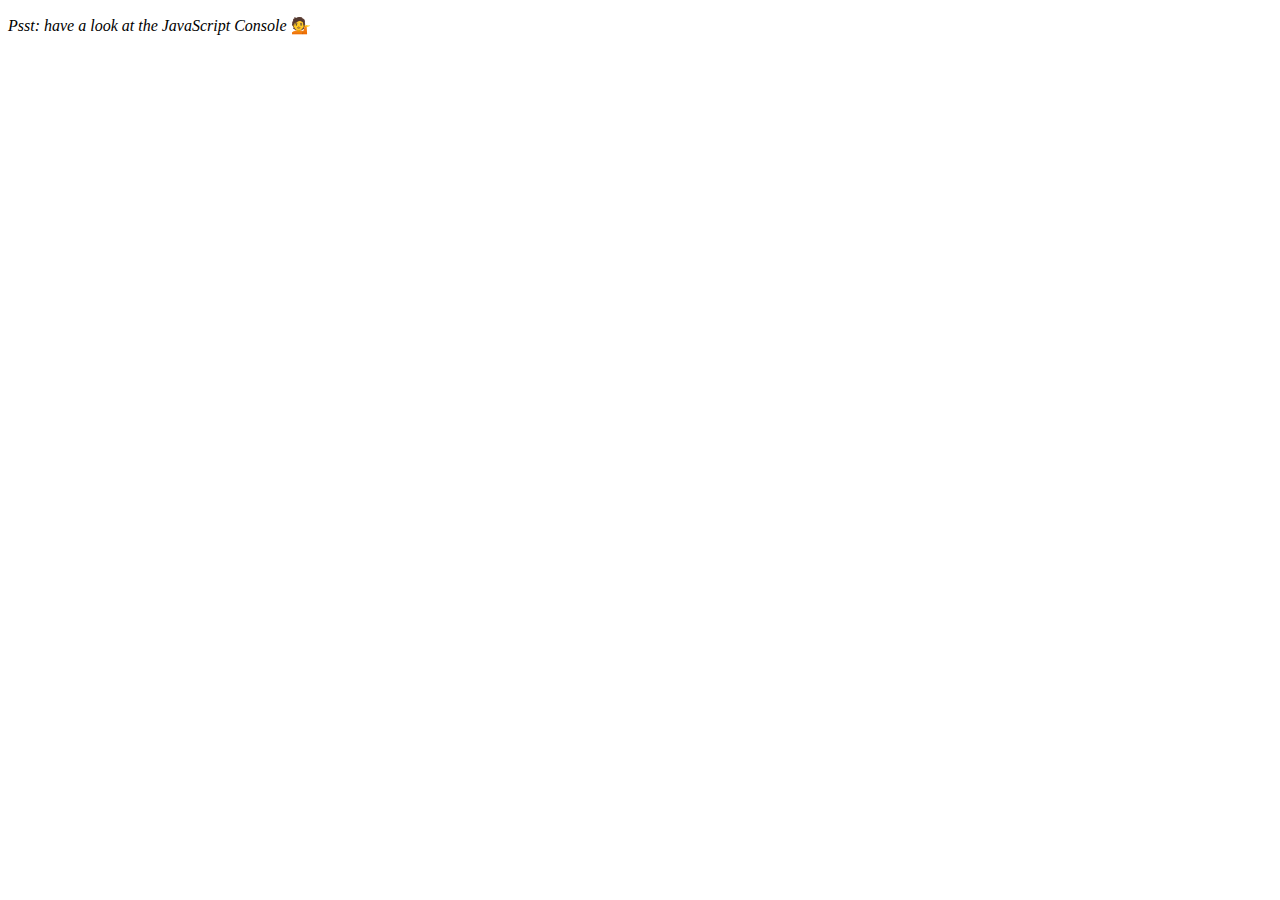
<file: JS_Projects/Array_Cardio_Day_1/index.html>
<!DOCTYPE html>
<html lang="en">
  <head>
    <meta charset="UTF-8" />
    <title>Array Cardio 💪</title>
    <link rel="icon" href="https://fav.farm/🔥" />
  </head>
  <body>
    <p><em>Psst: have a look at the JavaScript Console</em> 💁</p>
    <script>
      // Welcome to the array workout!
      // ## Array Cardio Day 1

      // Some data we would work with

      const inventors = [
        { first: "Albert", last: "Einstein", year: 1879, passed: 1955 },
        { first: "Isaac", last: "Newton", year: 1643, passed: 1727 },
        { first: "Galileo", last: "Galilei", year: 1564, passed: 1642 },
        { first: "Marie", last: "Curie", year: 1867, passed: 1934 },
        { first: "Johannes", last: "Kepler", year: 1571, passed: 1630 },
        { first: "Nicolaus", last: "Copernicus", year: 1473, passed: 1543 },
        { first: "Max", last: "Planck", year: 1858, passed: 1947 },
        { first: "Katherine", last: "Blodgett", year: 1898, passed: 1979 },
        { first: "Ada", last: "Lovelace", year: 1815, passed: 1852 },
        { first: "Sarah E.", last: "Goode", year: 1855, passed: 1905 },
        { first: "Lise", last: "Meitner", year: 1878, passed: 1968 },
        { first: "Hanna", last: "Hammarström", year: 1829, passed: 1909 },
      ];

      const people = [
        "Bernhard, Sandra",
        "Bethea, Erin",
        "Becker, Carl",
        "Bentsen, Lloyd",
        "Beckett, Samuel",
        "Blake, William",
        "Berger, Ric",
        "Beddoes, Mick",
        "Beethoven, Ludwig",
        "Belloc, Hilaire",
        "Begin, Menachem",
        "Bellow, Saul",
        "Benchley, Robert",
        "Blair, Robert",
        "Benenson, Peter",
        "Benjamin, Walter",
        "Berlin, Irving",
        "Benn, Tony",
        "Benson, Leana",
        "Bent, Silas",
        "Berle, Milton",
        "Berry, Halle",
        "Biko, Steve",
        "Beck, Glenn",
        "Bergman, Ingmar",
        "Black, Elk",
        "Berio, Luciano",
        "Berne, Eric",
        "Berra, Yogi",
        "Berry, Wendell",
        "Bevan, Aneurin",
        "Ben-Gurion, David",
        "Bevel, Ken",
        "Biden, Joseph",
        "Bennington, Chester",
        "Bierce, Ambrose",
        "Billings, Josh",
        "Birrell, Augustine",
        "Blair, Tony",
        "Beecher, Henry",
        "Biondo, Frank",
      ];

      // Array.prototype.filter()
      // 1. Filter the list of inventors for those who were born in the 1500's
      const fifties = inventors.filter(
        (inventor) => inventor.year >= 1500 && inventor.year < 1600
      );
      console.table(fifties);

      // Array.prototype.map()
      // 2. Give us an array of the inventors first and last names
      const inventorsArr = inventors.map(
        (inventor) => `${inventor.first} ${inventor.last}`
      );

      console.table(inventorsArr);

      // Array.prototype.sort()
      // 3. Sort the inventors by birthdate, oldest to youngest
      const sortedInventorsByBirth = inventors.sort((a, b) =>
        a.year > b.year ? 1 : -1
      );

      console.table(sortedInventorsByBirth);

      // Array.prototype.reduce()
      // 4. How many years did all the inventors live all together?
      const totalLifespan = inventors.reduce((total, inventor) => {
        return (total += inventor.passed - inventor.year);
      }, 0);

      console.log("\n"); //new line
      console.log(totalLifespan);

      // 5. Sort the inventors by years lived
      const inventorsWithAge = inventors;

      inventorsWithAge.map(
        (inventor) => (inventor["age"] = inventor.passed - inventor.year)
      );

      //   console.table(inventorsWithAge);

      const sortedInventorsByAge = inventorsWithAge.sort((a, b) =>
        a.age > b.age ? -1 : 1
      );

      console.table(sortedInventorsByAge);

      // 6. create a list of Boulevards in Paris that contain 'de' anywhere in the name
      // https://en.wikipedia.org/wiki/Category:Boulevards_in_Paris

      //? Perform in the console on webpage

      // const category = document.querySelector(".mw-category");

      // const links = Array.from(category.querySelectorAll("a"));

      // const de = links
      //   .map((link) => link.textContent)
      //   .filter((link) => link.includes("de"));

      // 7. sort Exercise
      // Sort the people alphabetically by last name

      const alpha = people.sort((lastName, nextName) => {
        [aFirst, aLast] = lastName.split(", ");
        [bFirst, bLast] = nextName.split(", ");
        return aLast > bLast ? 1 : -1;
      });

      console.table(alpha);

      //? Longer method

      // const peopleArr = people
      //   .map((person) => [fname, lname] = person.split(", "))
      //   .sort((a, b) => (a[1] > b[1] ? 1 : -1))
      //   .map((person) => `${person[0]} ${person[1]}`);

      // console.table(peopleArr);

      // 8. Reduce Exercise
      // Sum up the instances of each of these
      const data = [
        "car",
        "car",
        "truck",
        "truck",
        "bike",
        "walk",
        "car",
        "van",
        "bike",
        "walk",
        "car",
        "van",
        "car",
        "truck",
      ];

      const dataObj = data.reduce((accumulator, element) => {
        if (!accumulator[element]) {
          accumulator[element] = 1;
        } else {
          accumulator[element] += 1;
        }

        return accumulator;
      }, {});

      console.log(dataObj);
    </script>
  </body>
</html>
</file>
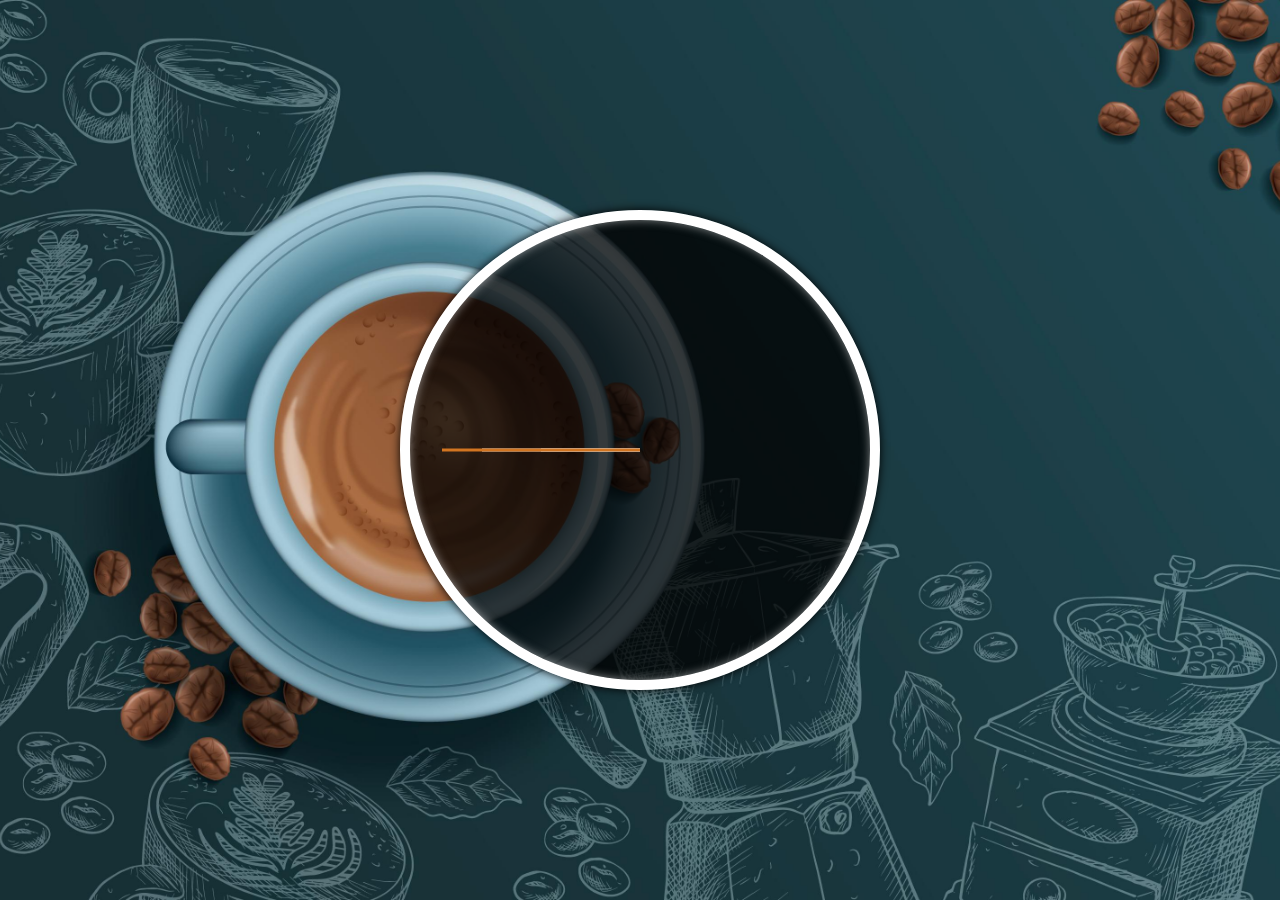
<file: JS_Projects/Coffee_Clock/index.html>
<!DOCTYPE html>
<html lang="en">
<head>
    <meta charset="UTF-8">
    <meta name="viewport" content="width=device-width, initial-scale=1.0">
    <link rel="icon" type="image/svg+xml" href="./clock-solid.svg">
    <link rel="stylesheet" href="./style.css">
    <title>Coffee Clock</title>
</head>
<body>
    <div id="clock">
        <div id="clock-face">
            <div class="hand hr-hand"></div>
            <div class="hand min-hand"></div>
            <div class="hand sec-hand"></div>
        </div>
    </div>
    <script src="./clock.js"></script>
</body>
</html>
</file>
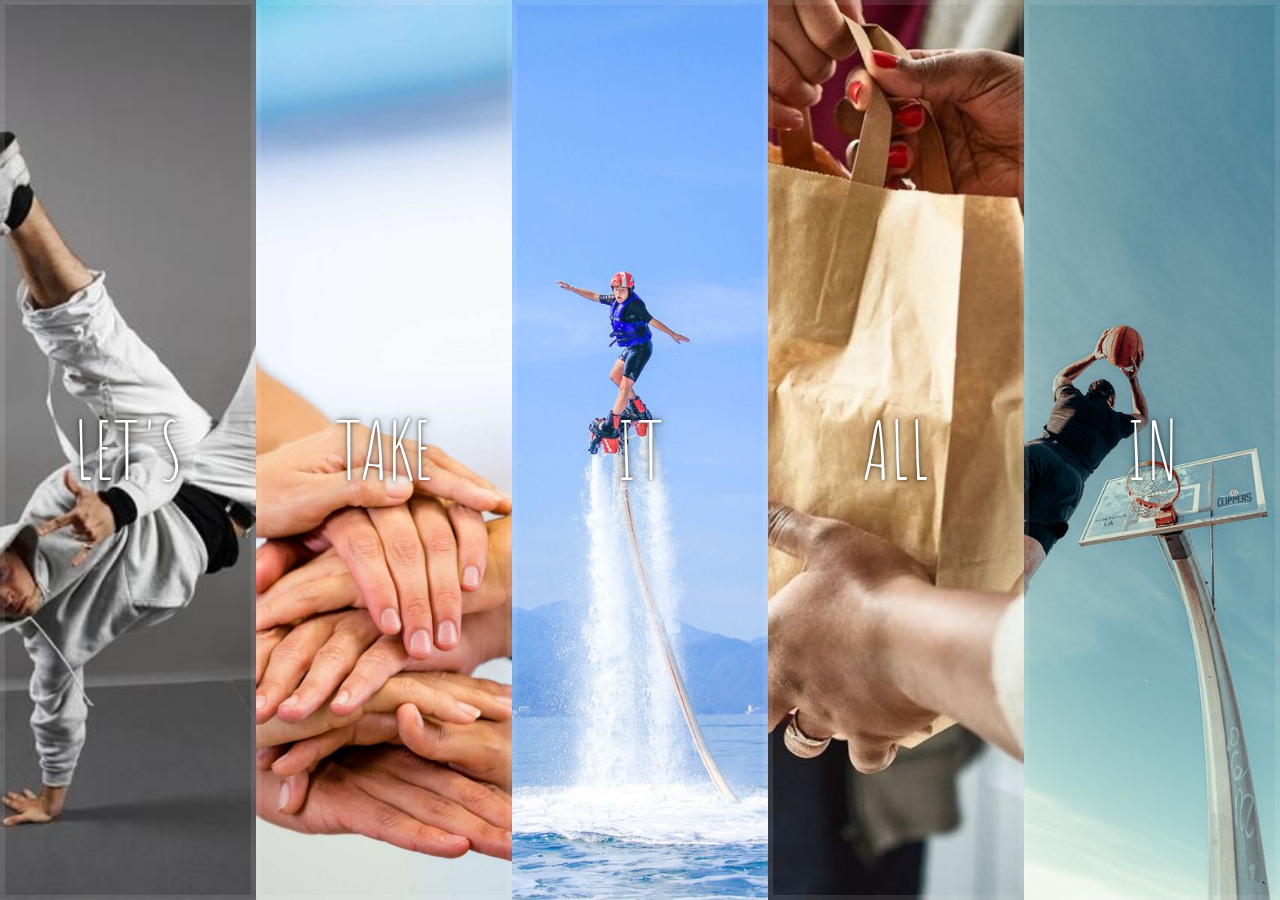
<file: JS_Projects/Flex_Panel_Gallery/index.html>
<!DOCTYPE html>
<html lang="en">
  <head>
    <meta charset="UTF-8" />
    <title>Flex Panels 💪</title>
    <link
      href="https://fonts.googleapis.com/css?family=Amatic+SC"
      rel="stylesheet"
      type="text/css"
    />
    <link rel="icon" href="https://fav.farm/🔥" />
  </head>
  <body>
    <style>
      html {
        box-sizing: border-box;
        background: #ffc600;
        font-family: "helvetica neue";
        font-size: 20px;
        font-weight: 200;
      }

      body {
        margin: 0;
      }

      *,
      *:before,
      *:after {
        box-sizing: inherit;
      }

      .panels {
        min-height: 100vh;
        overflow: hidden;
        display: flex;
      }

      .panel {
        background: #6b0f9c;
        box-shadow: inset 0 0 0 5px rgba(255, 255, 255, 0.1);
        color: white;
        text-align: center;
        align-items: center;
        /* Safari transitionend event.propertyName === flex */
        /* Chrome + FF transitionend event.propertyName === flex-grow */
        transition: font-size 0.7s cubic-bezier(0.61, -0.19, 0.7, -0.11),
          flex 0.7s cubic-bezier(0.61, -0.19, 0.7, -0.11), background 0.2s;
        font-size: 20px;
        background-size: cover;
        background-position: center;
        flex: 1;
        display: flex;
        justify-content: center;
        align-items: center;
        flex-direction: column;
      }

      .panel1 {
        background-image: url(Images/Dance.jpeg);
      }
      .panel2 {
        background-image: url(Images/Receive.jpeg);
      }
      .panel3 {
        background-image: url(Images/Experience.jpeg);
      }
      .panel4 {
        background-image: url(Images/Give.jpeg);
      }
      .panel5 {
        background-image: url(Images/Motion.jpeg);
      }

      /* Flex Children */
      .panel > * {
        margin: 0;
        width: 100%;
        transition: transform 0.7s ease-in-out;
        flex: 1 0 auto;
        display: flex;
        justify-content: center;
        align-items: center;
      }

      .panel > *:first-child {
        transform: translateY(-100%);
      }
      .panel.open > *:first-child {
        transform: translateY(0);
      }
      .panel > *:last-child {
        transform: translateY(100%);
      }
      .panel.open > *:last-child {
        transform: translateY(0);
      }

      .panel p {
        text-transform: uppercase;
        font-family: "Amatic SC", cursive;
        text-shadow: 0 0 4px rgba(0, 0, 0, 0.72), 0 0 14px rgba(0, 0, 0, 0.45);
        font-size: 2em;
      }

      .panel p:nth-child(2) {
        font-size: 4em;
      }

      .panel.open {
        font-size: 40px;
        flex: 5;
      }


    </style>

    <div class="panels">
      <div class="panel panel1">
        <p>Hey</p>
        <p>Let's</p>
        <p>Dance</p>
      </div>
      <div class="panel panel2">
        <p>Give</p>
        <p>Take</p>
        <p>Receive</p>
      </div>
      <div class="panel panel3">
        <p>Experience</p>
        <p>It</p>
        <p>Today</p>
      </div>
      <div class="panel panel4">
        <p>Give</p>
        <p>All</p>
        <p>You can</p>
      </div>
      <div class="panel panel5">
        <p>Life</p>
        <p>In</p>
        <p>Motion</p>
      </div>
    </div>

    <script>
      const panels = document.querySelectorAll(".panel");

      function toggleOpen() {
          if (this.classList.contains("open")) {
            this.classList.remove("open");
          } else {
            panels.forEach((sibling) => sibling.classList.remove("open"));
            this.classList.add("open");
          }
      }

      //   function toggleOpen() {
      //     this.classList.toggle("open");
      //   }
      //   function toggleActive(e) {
      //     // console.log(e);
      //     if (e.propertyName.includes("flex")) {
      //       this.classList.toggle("open-active");
      //     }
      //   }

        panels.forEach((panel) => panel.addEventListener("click", toggleOpen));

      //   panels.forEach((panel) =>
      //     panel.addEventListener("transitionend", toggleActive)
      //   );
    </script>
  </body>
</html>
</file>
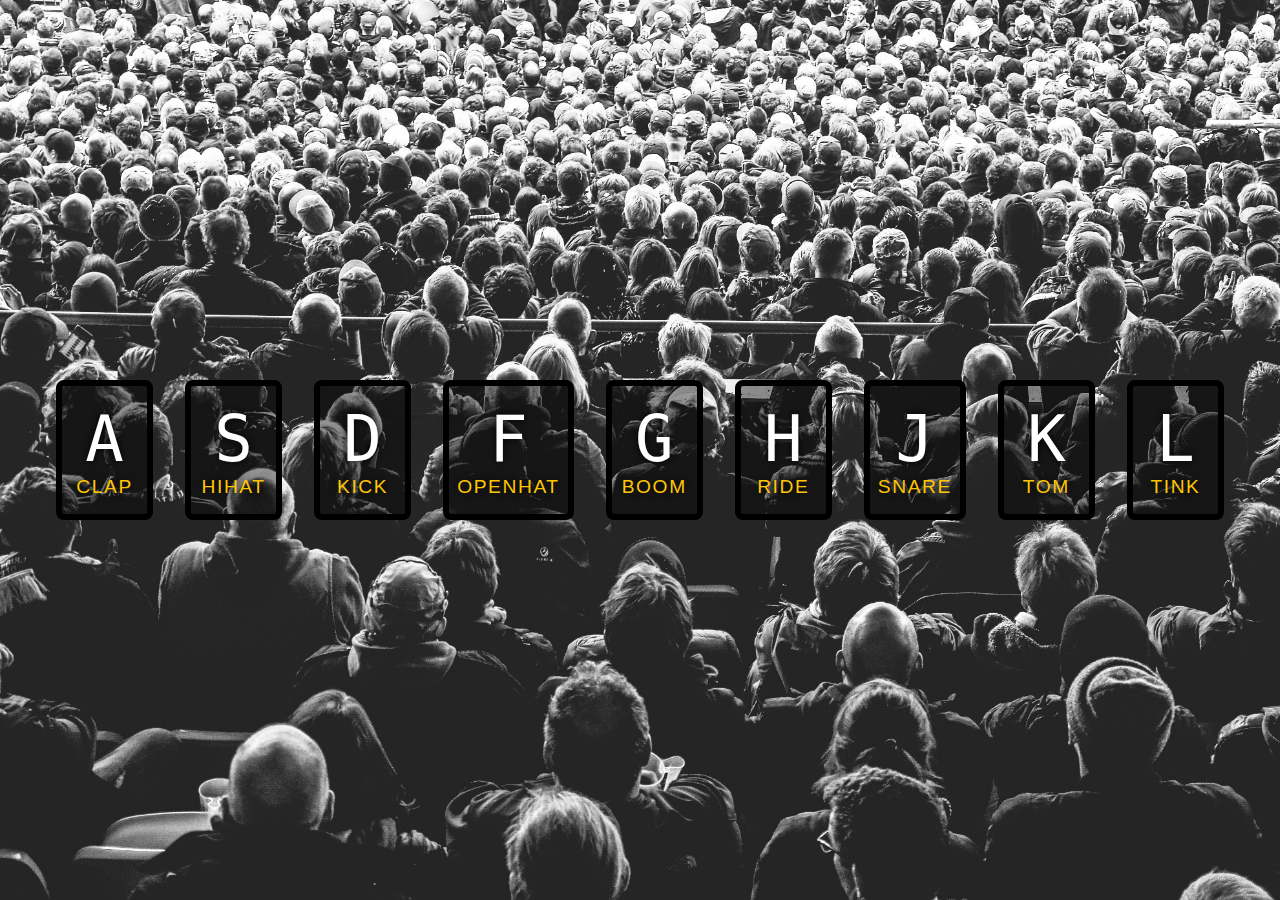
<file: JS_Projects/JavaScript_Drum_Kit/index.html>
<!DOCTYPE html>
<html lang="en">
  <head>
    <meta charset="UTF-8" />
    <meta name="viewport" content="width=device-width, initial-scale=1.0" />
    <title>JS Drum Kit</title>
    <link rel="icon" href="https://fav.farm/🔥">
    <link rel="stylesheet" href="style.css" />
  </head>
  <body>
    <div class="container">
      <div class="keys">
        <div data-key="65" class="key">
          <kbd>A</kbd>
          <div class="sound">CLAP</div>
        </div>
        <div data-key="83" class="key">
          <kbd>S</kbd>
          <div class="sound">HIHAT</div>
        </div>
        <div data-key="68" class="key">
          <kbd>D</kbd>
          <div class="sound">KICK</div>
        </div>
        <div data-key="70" class="key">
          <kbd>F</kbd>
          <div class="sound">OPENHAT</div>
        </div>
        <div data-key="71" class="key">
          <kbd>G</kbd>
          <div class="sound">BOOM</div>
        </div>
        <div data-key="72" class="key">
          <kbd>H</kbd>
          <div class="sound">RIDE</div>
        </div>
        <div data-key="74" class="key">
          <kbd>J</kbd>
          <div class="sound">SNARE</div>
        </div>
        <div data-key="75" class="key">
          <kbd>K</kbd>
          <div class="sound">TOM</div>
        </div>
        <div data-key="76" class="key">
          <kbd>L</kbd>
          <div class="sound">TINK</div>
        </div>
      </div>
    </div>

    <!-- Audio Files  -->
    <audio data-key="65" src="sounds/boom.wav"></audio>
    <audio data-key="83" src="sounds/clap.wav"></audio>
    <audio data-key="68" src="sounds/hihat.wav"></audio>
    <audio data-key="70" src="sounds/kick.wav"></audio>
    <audio data-key="71" src="sounds/openhat.wav"></audio>
    <audio data-key="72" src="sounds/ride.wav"></audio>
    <audio data-key="74" src="sounds/snare.wav"></audio>
    <audio data-key="75" src="sounds/tink.wav"></audio>
    <audio data-key="76" src="sounds/tom.wav"></audio>

    <script>
      // write play function
      function playSound(e) {
        // id the key element
        const key = document.querySelector(`.key[data-key="${e.keyCode}"]`);

        // id audio element
        const audio = document.querySelector(`audio[data-key="${e.keyCode}"]`);

        // end function if key is not assigned a sound
        if (!audio) return;

        // add transition to key
        key.classList.add("playing");

        // reset the audio time to beginning
        audio.currentTime = 0;

        // play audio
        audio.play();
      }

      function removeTransition(e) {
        // console.log(e);
        if (e.propertyName != 'transform') return;

        //target event element and remove animation class
        e.target.classList.remove("playing");
      }

      // id all key elements
      const keys = Array.from(document.querySelectorAll(".key"));

      // remove animation after transition ends 
      keys.forEach((key) => {
        key.addEventListener("transitionend", removeTransition);
      });

      // add event listener
      window.addEventListener("keydown", playSound);
    </script>
  </body>
</html>
</file>
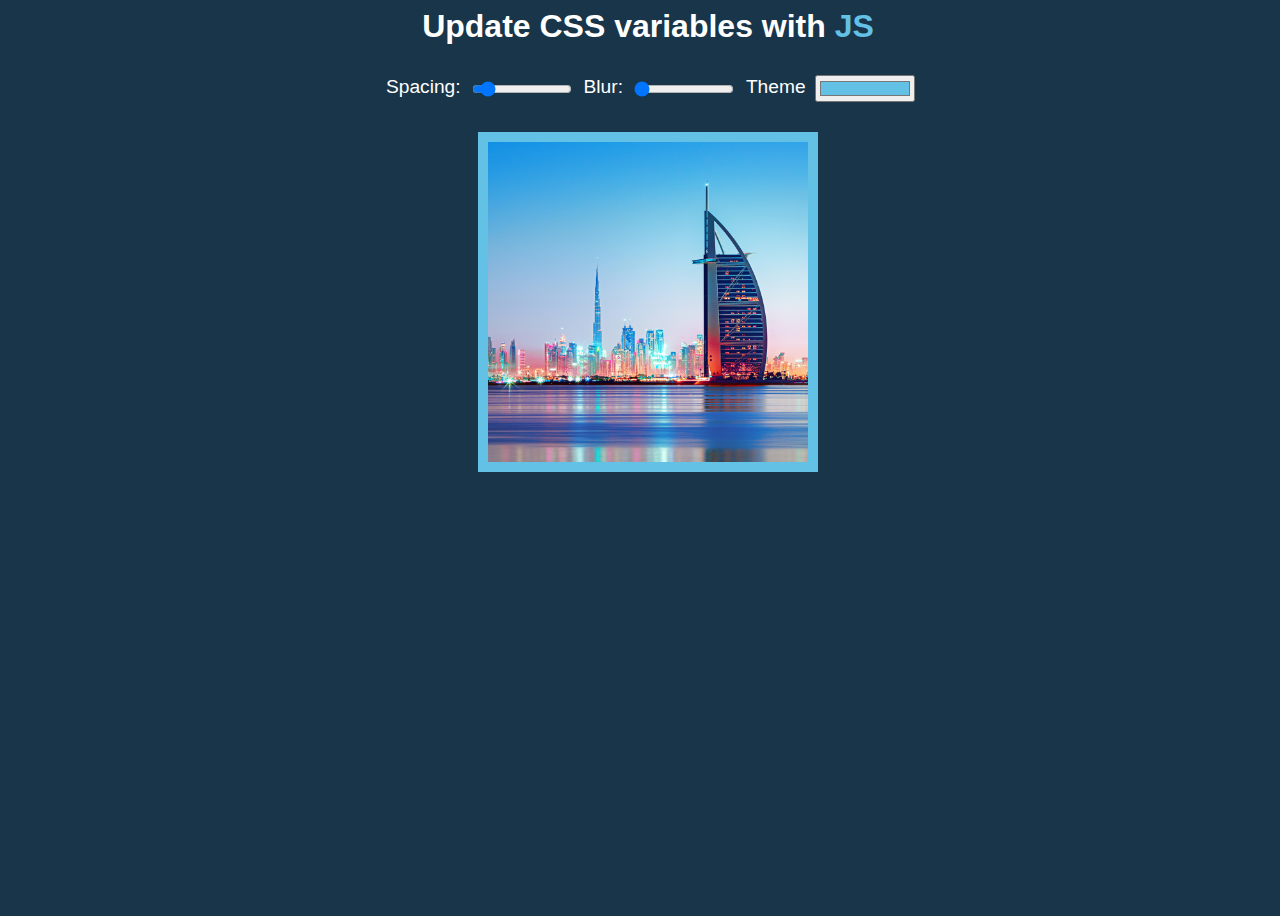
<file: JS_Projects/CSS_Variables/dubai_skyline.html>
<!DOCTYPE html>
<html lang="en">
  <head>
    <meta charset="UTF-8" />
    <meta name="viewport" content="width=device-width, initial-scale=1.0" />
    <title>CSS Variables and JS</title>
    <link rel="icon" href="./cityIcon.png" />
  </head>
  <body>
    <h1>Update CSS variables with <span class="hl">JS</span></h1>

    <div class="container">
      <div class="controls">
        <label for="spacing">Spacing:</label>
        <input
          id="spacing"
          name="spacing"
          type="range"
          min="0"
          max="100"
          value="10"
          data-sizing="px"
        />

        <label for="blur">Blur:</label>
        <input
          id="blur"
          name="blur"
          type="range"
          min="0"
          max="25"
          value="0"
          data-sizing="px"
        />

        <label for="theme">Theme</label>
        <input type="color" name="theme" id="theme" value="#62c1e5" />
      </div>

      <img src="./dubai-skyline.jpeg" alt="" />
    </div>

    <style>
      :root {
        --spacing: 10px;
        --blur: 0px;
        --theme: #62c1e5;
      }

      html {
        padding: 0;
        margin: 0;
        box-sizing: border-box;
      }

      body {
        width: 100%;
        min-height: 100vh;
        text-align: center;
        background-color: #193549;
        color: white;
        font-family: "helvetica neue", sans-serif;
        font-weight: 100;
        /* font-size: 50px; */
      }
      /**Edit start**/
      label {
        display: inline-block;
        margin: 0 5px;
        font-size: 1.2em;
      }

      input {
        width: 100px;
        /* border: none; */
        cursor: pointer;
        display: inline-block;
        vertical-align: middle;
      }
      /**Edit end**/
      h1 {
        margin: 0;
      }

      .container {
        width: 100%;
        height: 100%;
        display: flex;
        flex-direction: column;
        align-items: center;
      }

      .controls {
        margin: 10px;
        padding: 20px;
      }

      .hl {
        color: var(--theme);
      }

      img {
        padding: var(--spacing);
        filter: blur(var(--blur));
        background-color: var(--theme);
        width: 20rem;
        height: auto;
      }
    </style>

    <script>
      const controls = document.querySelectorAll(".controls input");
      // console.log(controls);

      function handleUpdate() {
        const suffix = this.dataset.sizing || "";
        // console.log(sizing);
        // console.log(this.name);
        document.documentElement.style.setProperty(
          `--${this.name}`,
          this.value + suffix
        );
      }

      controls.forEach((input) =>
        input.addEventListener("change", handleUpdate)
      );
      controls.forEach((input) =>
        input.addEventListener("mousemove", handleUpdate)
      );
    </script>
  </body>
</html>
</file>
<file: JS_Projects/Coffee_Clock/style.css>
* {
  margin: 0;
  padding: 0;
  box-sizing: border-box;
}

body {
  width: 100%;
  min-height: 100vh;
  background-image: url("./clock_wallpaper.jpg");
  background-size: cover;
  background-repeat: no-repeat;
  background-position: center;
  display: flex;
  flex: 1;
  align-items: center;
  justify-content: center;
  font-family: "helvetica neue";
  font-size: 2rem;
  text-align: center;
}

#clock {
  width: 30rem;
  /* height: 30rem; */
  border: 10px solid white;
  border-radius: 50%;
  margin: 50px auto;
  padding: 2rem;
  position: relative;
  background-color: rgba(0, 0, 0, 0.75);
  /* box-shadow: 0 0 0 4px rgba(0, 0, 0, 0.1), inset 0 0 0 3px #efefef,
    inset 0 0 10px black, 0 0 10px rgba(0, 0, 0, 0.2); */
  box-shadow: 0 0 10px rgba(0, 0, 0, 1), inset 0 0 10px rgba(253, 253, 253, 0.5);
}

#clock-face {
  width: 100%;
  height: 100%;
  position: relative;
  transform: translateY(
    -1.5px
  ); /*Accounts for the height of the clock hand: 3px*/
}

.hand {
  /* width: 50%; */
  height: 3px;
  background-color: white;
  position: absolute;
  top: 50%;
  transform-origin: 100%;
  /* transform: rotate(90deg); */
  transition: all 0.05s;
  transition-timing-function: cubic-bezier(0.1, 2.7, 0.58, 1);
  right: 50%; /* To center the hand using absolute position */
}

.sec-hand {
  width: 50%;
  z-index: 3;
  background-color: #d27521;
}
.min-hand {
  width: 40%;
  z-index: 2;
}
.hr-hand {
  width: 25%;
  z-index: 1;
}
</file>
<file: JS_Projects/JavaScript_Drum_Kit/style.css>
* {
  margin: 0;
  padding: 0;
  box-sizing: border-box;
}

body {
  width: 100%;
  background: url("background.jpg");
  background-size: cover;
  font-size: 10px;
  font-family: sans-serif;
}

.container {
  width: 100%;
  min-height: 100vh;
  display: flex;
  justify-content: center;
  align-items: center;
}

.keys {
  display: flex;
  /* flex: 1; */
  flex-wrap: wrap;
  justify-content: center;
  align-items: center;
  width: 100%;
  margin: 20px;
  padding: 20px;
}

.key {
  margin: 1rem;
  padding: 1rem 0.5rem;
  text-align: center;
  border: 0.4rem solid black;
  border-radius: 0.5rem;
  background-color: rgba(0, 0, 0, 0.4);
  text-shadow: 0 0 0.5rem black;
  flex: 1 1 5rem;
  transition: all 0.1s ease;
}

kbd {
  color: white;
  display: block;
  font-size: 4rem;
}

.sound {
  color: #ffc600;
  font-size: 1.2rem;
  letter-spacing: 0.1rem;
}

.playing {
    transform: scale(1.1);
    border-color: #ffc600;
    box-shadow: 0 0 1rem #ffc600;
}
</file>
